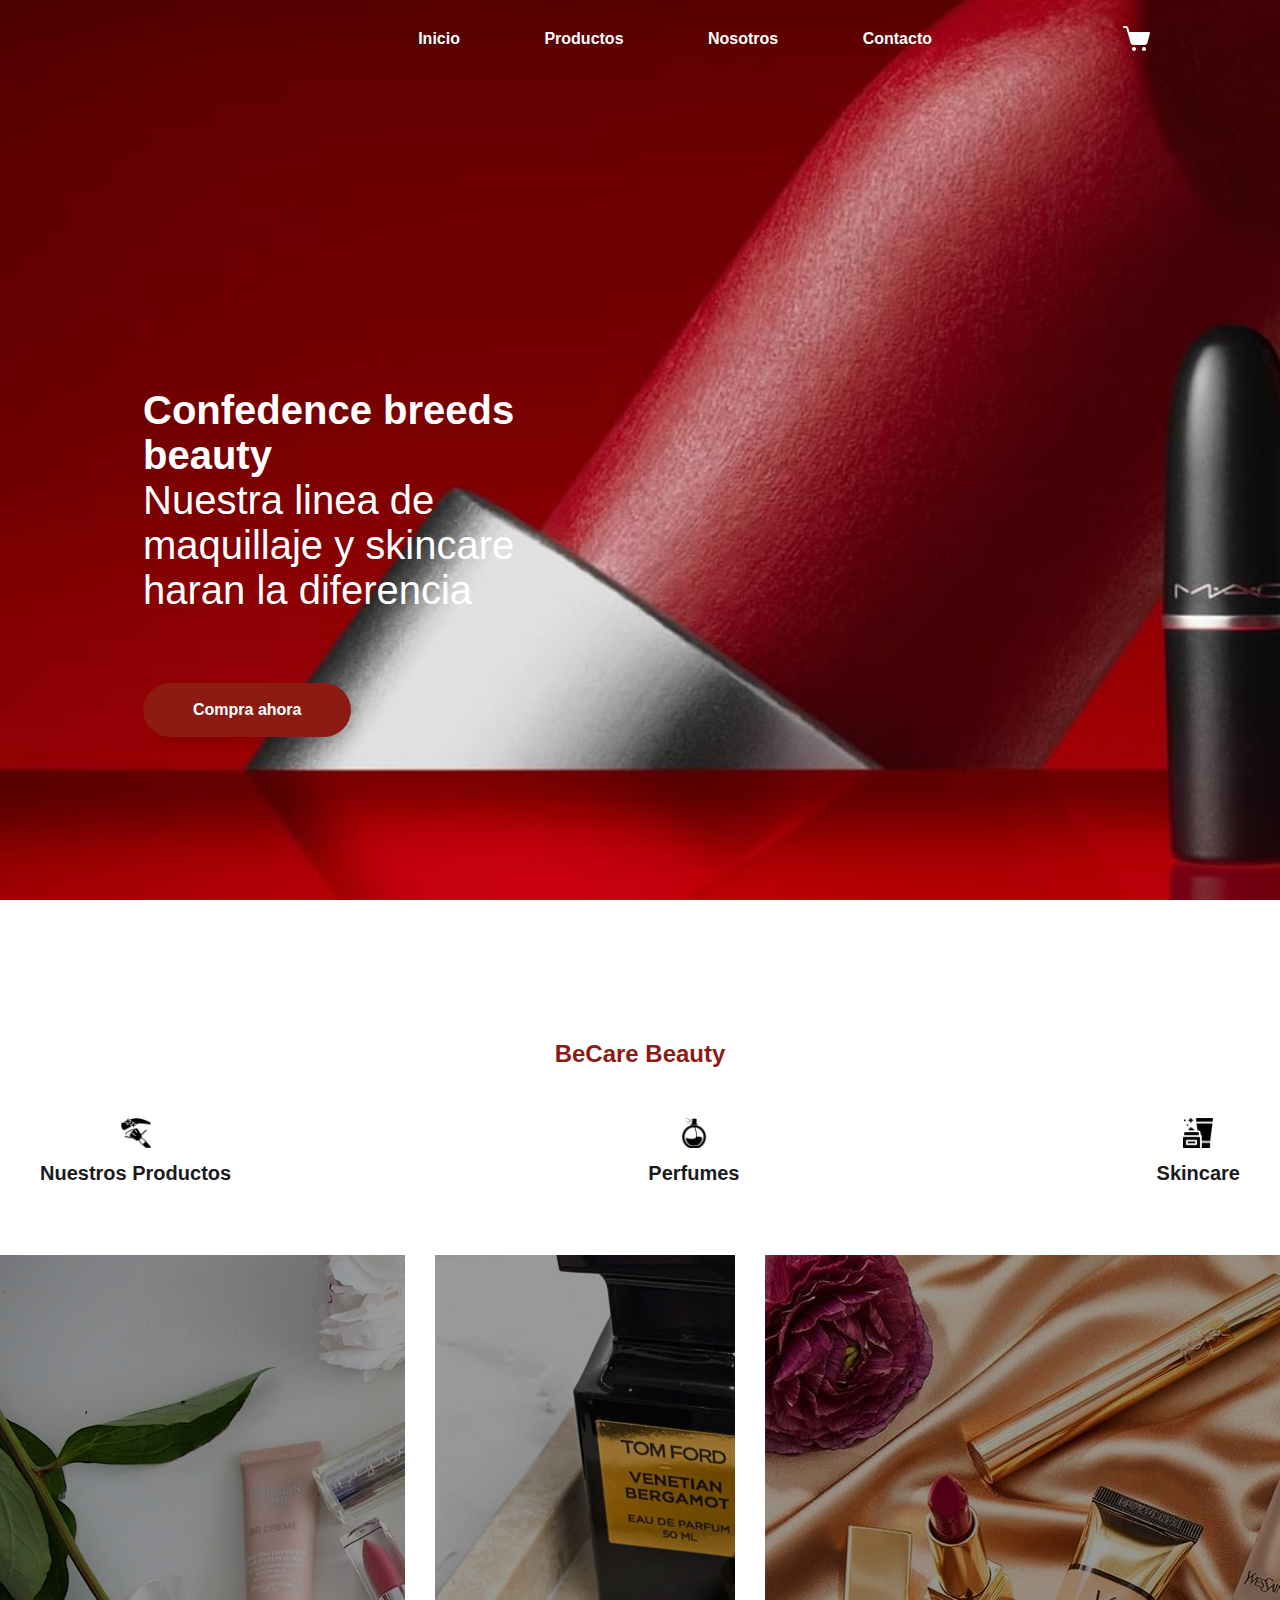
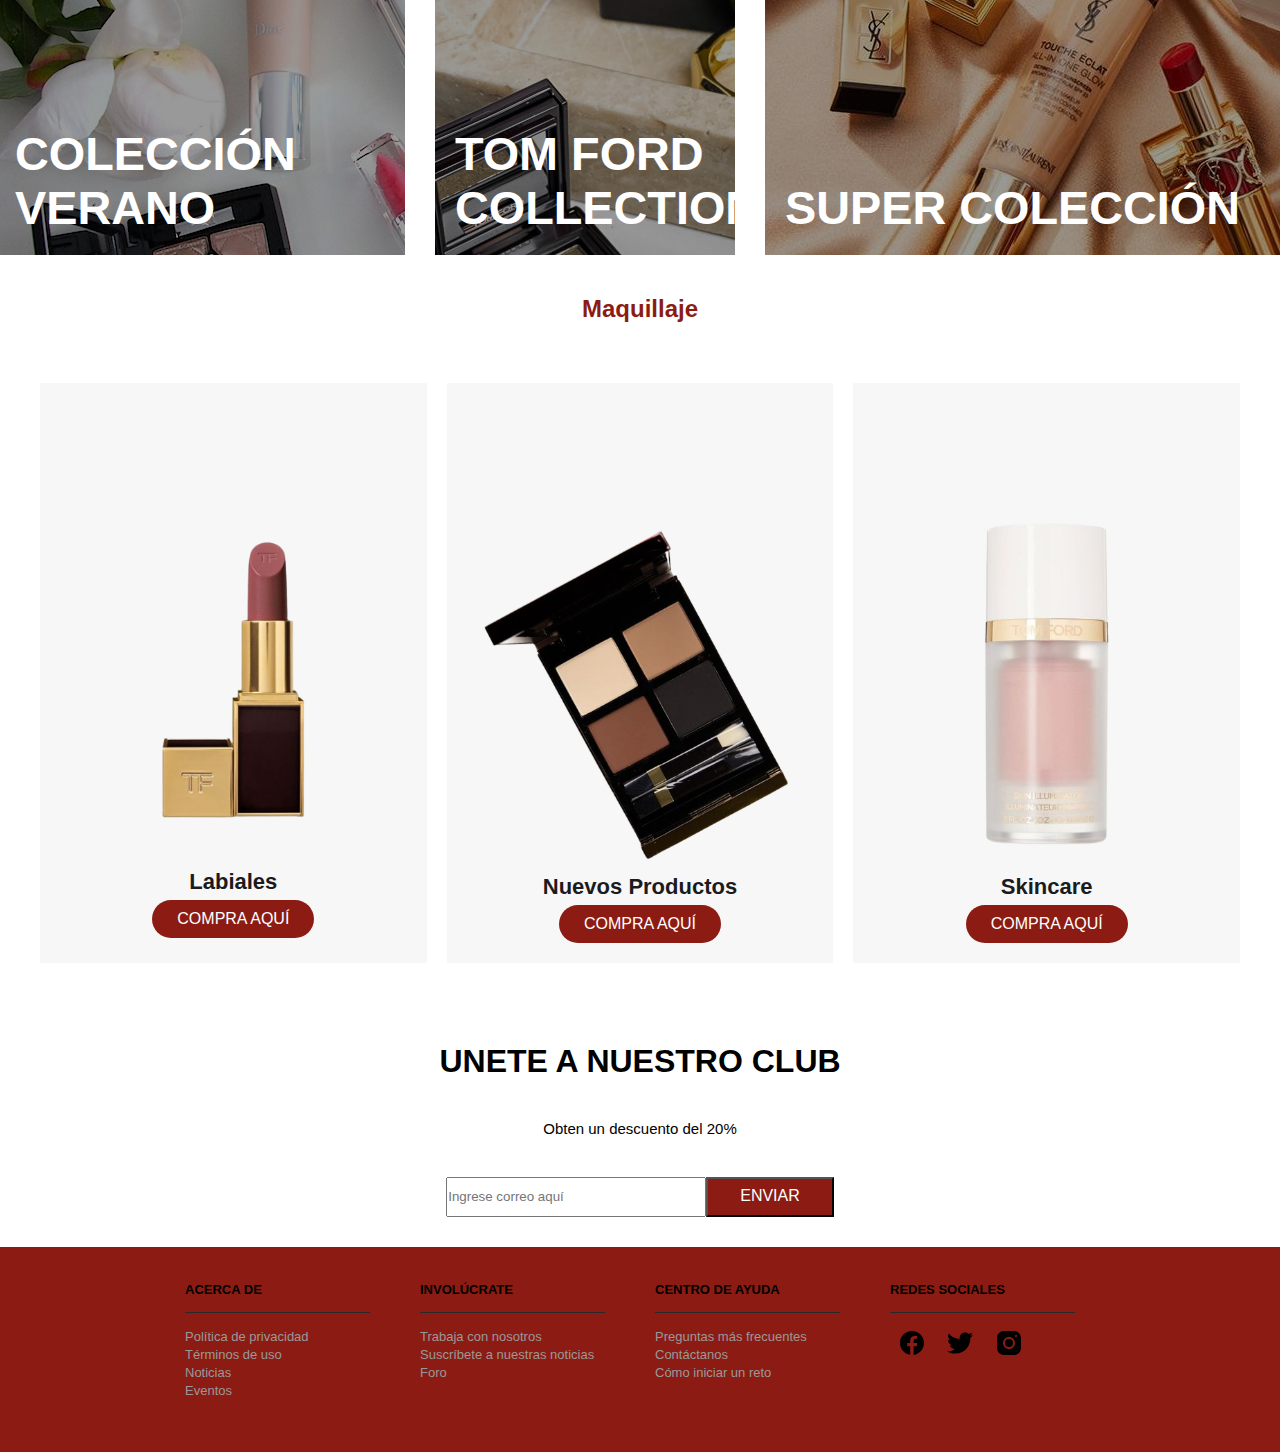
<file: PROYECTO/index.html>
<!DOCTYPE html>
<html lang="en">

<head>
    <meta charset="UTF-8">
    <meta name="viewport" content="width=device-width, initial-scale=1.0">
    <link rel="stylesheet" href="CSS/style.css">
    <title>BeCare</title>
</head>

<body>
    <!-- HEADER -->
    <header>
        <div class="hero">
            <nav>
                <ul>
                    <li><a href="#">Inicio</a></li>
                    <li><a href="productos.html">Productos</a></li>
                    <li><a href="#">Nosotros</a></li>
                    <li><a href="formulario_contacto.html">Contacto</a></li>
                </ul>
                <img src="img/cart.png" class="menu-img">
            </nav>
            <div class="row-banner">
                <div class="col-banner">
                    <h1>Confedence breeds beauty</h1>
                    <p>Nuestra linea de maquillaje y skincare haran la diferencia</p>
                    <a href="#">Compra ahora</a>
                </div>
                
            </div>
        </div>
    </header>
    <!-- NUESTROS SERVICIOS -->
    <section class="services container">
        <h2>BeCare Beauty</h2>
        <div class="services-content">
            <div class="services-1">
                <img src="img/eye-shadow.png" alt="">
                <h3>Nuestros Productos</h3>
               
            </div>
            <div class="services-1">
                <img src="img/perfume.png" alt="">
                <h3>Perfumes</h3>
              
            </div>
            <div class="services-1">
                <img src="img/cosmetics.png" alt="">
                <h3>Skincare</h3>
                
            </div>
        </div>
    </section>

    <!-- BANNER SECTION -->
    <section><div class="section">
        <div class="container-fluid">
            <div class="row">
                <div class="col-4">
                    <div class="banner">
                        <div class="banner-bg"><img src="img/dior.jpg" alt=""></div>
                        <div class="banner-overlay"></div>
                        <div class="banner-text">
                            <h3>colección verano</h3>
                           
                            </a>
                        </div>
                    </div>
                </div>
                <div class="col-3">
                    <div class="banner">
                        <div class="banner-bg"><img src="img/tomford.jpg" alt=""></div>
                        <div class="banner-overlay"></div>
                        <div class="banner-text">
                            <h3>Tom Ford Collection</h3>
                            </a>
                        </div>
                    </div>
                </div>
                <div class="col-5">
                    <div class="banner">
                        <div class="banner-bg"><img src="img/yls.jpg" alt=""></div>
                        <div class="banner-overlay"></div>
                        <div class="banner-text">
                            <h3>super colección</h3>
                        </div>
                    </div>
                </div>
            </div>
        </div>
    </div>
</section>
    
    <!-- END BANNER SECTION -->
   <!-- PRODUCTOS -->
   <main class="products container">

        <h2>Maquillaje</h2>
        <div class="products-content">
            <div class="products-1">
                <img src="img/tomford3.png" alt="">
                <h4>Labiales</h4>
                <a href="#" class="btn-1">Compra aquí</a>
            </div>
            <div class="products-1">
                <img src="img/tomford2.png" class="img-producto2">
                <h4>Nuevos Productos</h4>
                <a href="#" class="btn-1">Compra aquí</a>
            </div>
            <div class="products-1">
                <img src="img/tomford4.png" class="img-producto3">
                <h4>Skincare</h4>
                <a href="#" class="btn-1">Compra aquí</a>
            </div>
        </div>
<!-- FORMULARIO -->
<div class="container-wapper">
    <form action="">
        <h1>UNETE A NUESTRO CLUB</h1>
        <p>Obten un descuento del 20%</p>
        <div class="email-box">
            <input class="tbox" type="email" placeholder="Ingrese correo aquí">
            <button class="btn" type="button" name="button">Enviar</button>
        </div>
    </form>

</div>
    </main>
    <!-- FOOTER -->
    <footer class="pie-pagina">
        <div class="contenedor">
            <div class="col-pie">
                <h3>Acerca de</h3>
                <ul>
                    <li>Política de privacidad</li>
                    <li>Términos de uso</li>
                    <li>Noticias</li>
                    <li>Eventos</li>
                </ul>
            </div>
            <div class="col-pie">
                <h3>involúcrate</h3>
                <ul>
                    <li>Trabaja con nosotros</li>
                    <li>Suscríbete a nuestras noticias</li>
                    <li>Foro</li>
                </ul>
            </div>
            <div class="col-pie">
                <h3>centro de ayuda</h3>
                <ul>
                    <li>Preguntas más frecuentes</li>
                    <li>Contáctanos</li>
                    <li>Cómo iniciar un reto</li>
                </ul>
            </div>
            <div class="col-pie social">
                <h3>redes sociales</h3>
                <ul>
                    <li>
                        <a href="#" class="fb"><img src="img/facebook.svg" alt=""></a>
                    </li>
                    <li>
                        <a href="#" class="tw"><img src="img/twitter.svg" alt=""></a>
                    </li>
                    <li>
                        <a href="#" class="gp"><img src="img/instagram.svg" alt=""></i></a>
                    </li>
                </ul>
            </div>
        </div>
    </footer>
</body>
</html>
</file>
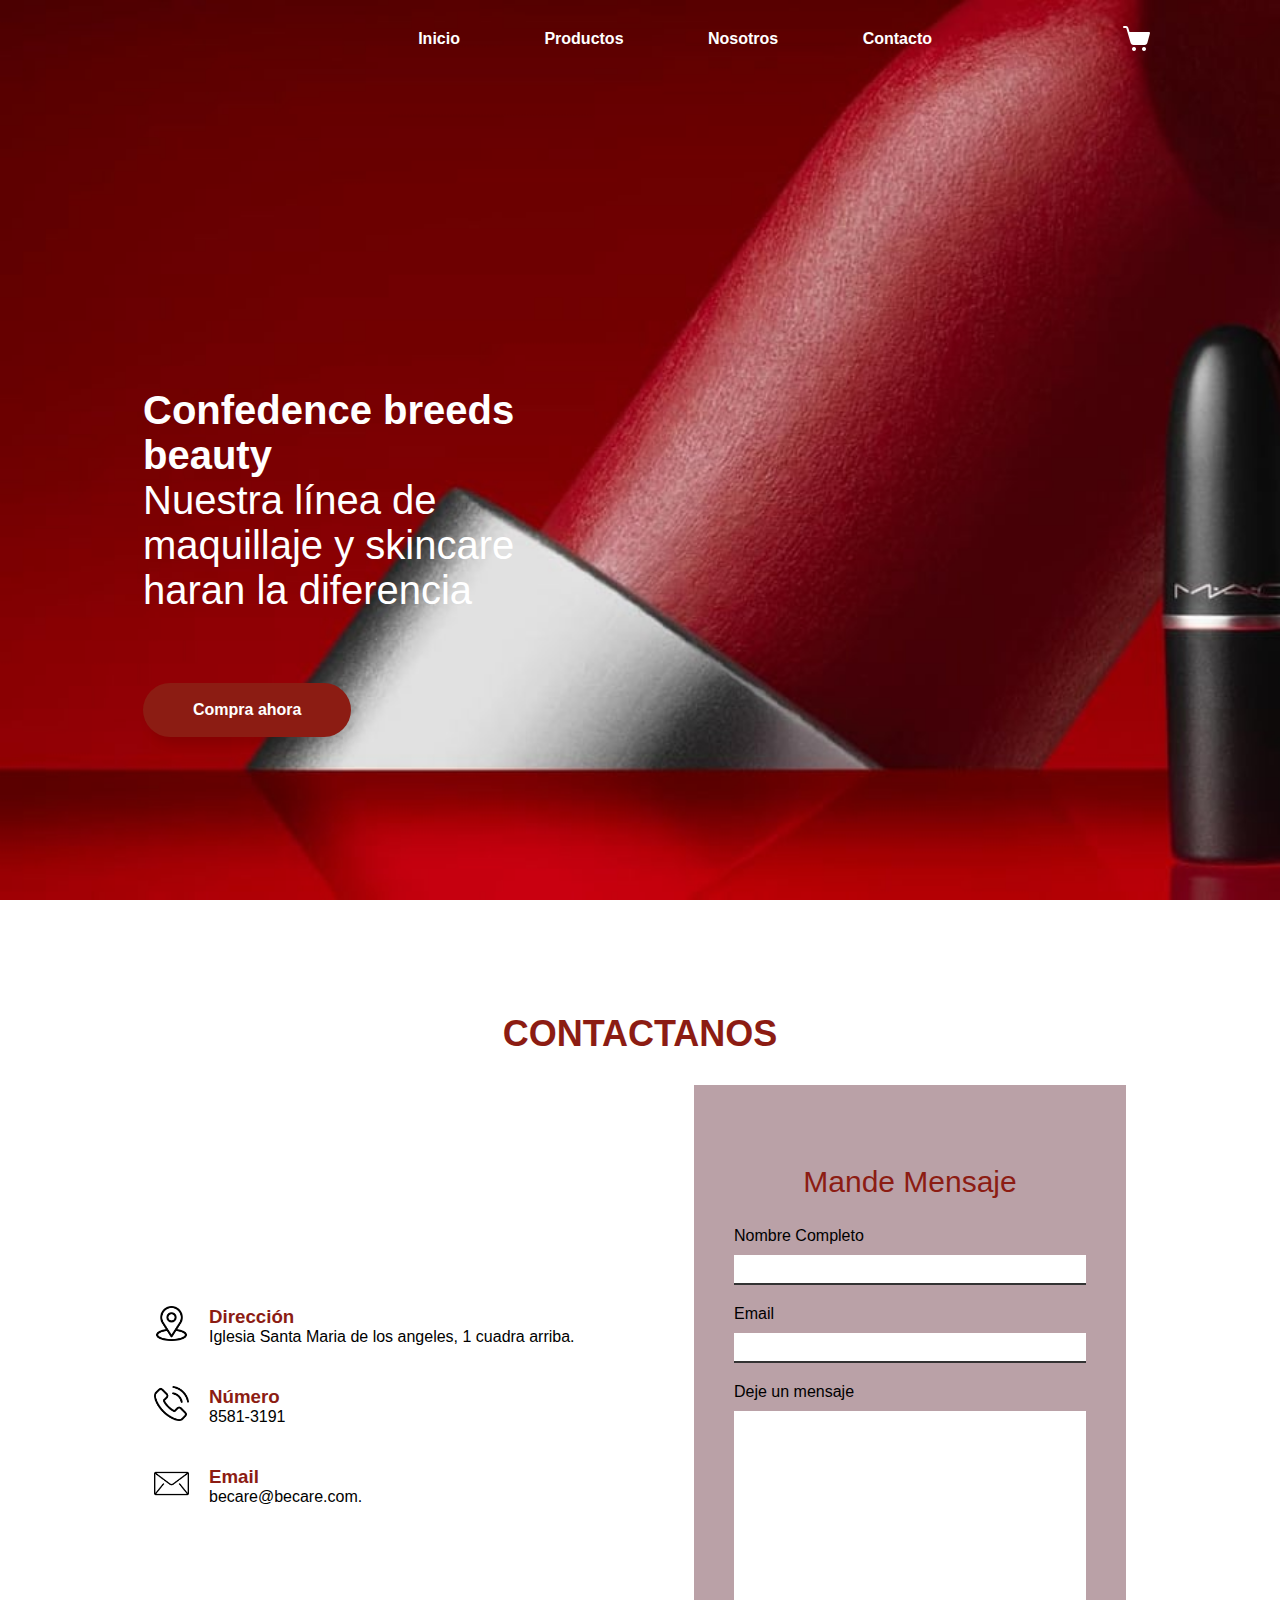
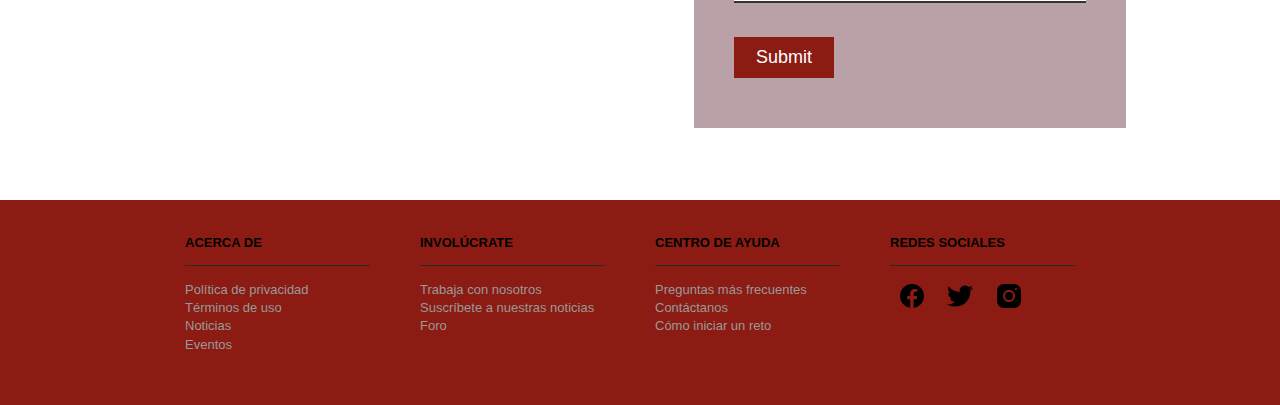
<file: PROYECTO/formulario_contacto.html>
<!DOCTYPE html>
<html lang="en">
<head>
    <meta charset="UTF-8">
    <meta name="viewport" content="width=device-width, initial-scale=1.0">
    <link rel="stylesheet" href="CSS/style.css">
    <title>Contacto</title>
</head>
<body>
    <header>
        <div class="hero">
            <nav>
                <ul>
                    <li><a href="index.html">Inicio</a></li>
                    <li><a href="productos.html">Productos</a></li>
                    <li><a href="#">Nosotros</a></li>
                    <li><a href="#">Contacto</a></li>
                </ul>
                <img src="img/cart.png" class="menu-img">
            </nav>
            <div class="row-banner">
                <div class="col-banner">
                    <h1>Confedence breeds beauty</h1>
                    <p>Nuestra línea de maquillaje y skincare haran la diferencia</p>
                    <a href="#">Compra ahora</a>
                </div>
                <div class="col-banner">
                   
                </div>
            </div>
        </div>
    </header>
    <main>
        <section class="contacto">
            <div class="content">
                <h2>CONTACTANOS</h2>
            </div>
            <div class="containercontacto">
                <div class="contactoInfo">
                    <div class="box">
                        <div class="icono"><img src="img/location.png" alt=""></div>
                        <div class="texto">
                            <h3>Dirección</h3>
                            <p>Iglesia Santa Maria de los angeles, 1 cuadra arriba.
                            </p>
                        </div>
                    </div>
                    <div class="box">
                        <div class="icono"><img src="img/phone.png" alt=""></div>
                        <div class="texto">
                            <h3>Número</h3>
                            <p>8581-3191</p>
                        
                        </div>
                        <br>
                    </div>
                    <div class="box">
                        <div class="icono"><img src="img/mail.png" alt=""></div>
                        <div class="texto">
                            <h3>Email</h3>
                            <p>becare@becare.com.</p>
                        </div>
                    </div>
                </div>
                <div class="contactoForm">
                    <form>
                        <h2>Mande Mensaje</h2>
                        <br>
                        <div class="inputbox">
                            <label for="nombre">Nombre Completo</label>
                            <input type="text" name="" required="required" pattern="[A-Za-z\s]+"
                            title="Solo se permiten letras y espacios">
                        </div>
                        <div class="inputbox">
                            <label for="email">Email</label>
                            <input type="text" name="" required="required" required
                            pattern="[a-z0-9._%+-]+@[a-z0-9.-]+\.[a-z]{2,}$">
                            
                        </div>
                        <div class="inputbox">
                            <label for="mensaje">Deje un mensaje</label>
                            <textarea required="required" name="" id="" cols="30" rows="10"></textarea>
                           
                        </div>
                        <div class="inputbox">
                            <input type="submit" name="" required="send">
                        </div>
                    </form>
                </div>
            </div>
        </section>
    
          <!-- FOOTER -->
          <footer class="pie-pagina">
            <div class="contenedor">
                <div class="col-pie">
                    <h3>Acerca de</h3>
                    <ul>
                        <li>Política de privacidad</li>
                        <li>Términos de uso</li>
                        <li>Noticias</li>
                        <li>Eventos</li>
                    </ul>
                </div>
                <div class="col-pie">
                    <h3>involúcrate</h3>
                    <ul>
                        <li>Trabaja con nosotros</li>
                        <li>Suscríbete a nuestras noticias</li>
                        <li>Foro</li>
                    </ul>
                </div>
                <div class="col-pie">
                    <h3>centro de ayuda</h3>
                    <ul>
                        <li>Preguntas más frecuentes</li>
                        <li>Contáctanos</li>
                        <li>Cómo iniciar un reto</li>
                    </ul>
                </div>
                <div class="col-pie social">
                    <h3>redes sociales</h3>
                    <ul>
                        <li>
                            <a href="#" class="fb"><img src="img/facebook.svg" alt=""></a>
                        </li>
                        <li>
                            <a href="#" class="tw"><img src="img/twitter.svg" alt=""></a>
                        </li>
                        <li>
                            <a href="#" class="gp"><img src="img/instagram.svg" alt=""></i></a>
                        </li>
                    </ul>
                </div>
            </div>
        </footer>
    </main>
    
</body>
</html>
</file>
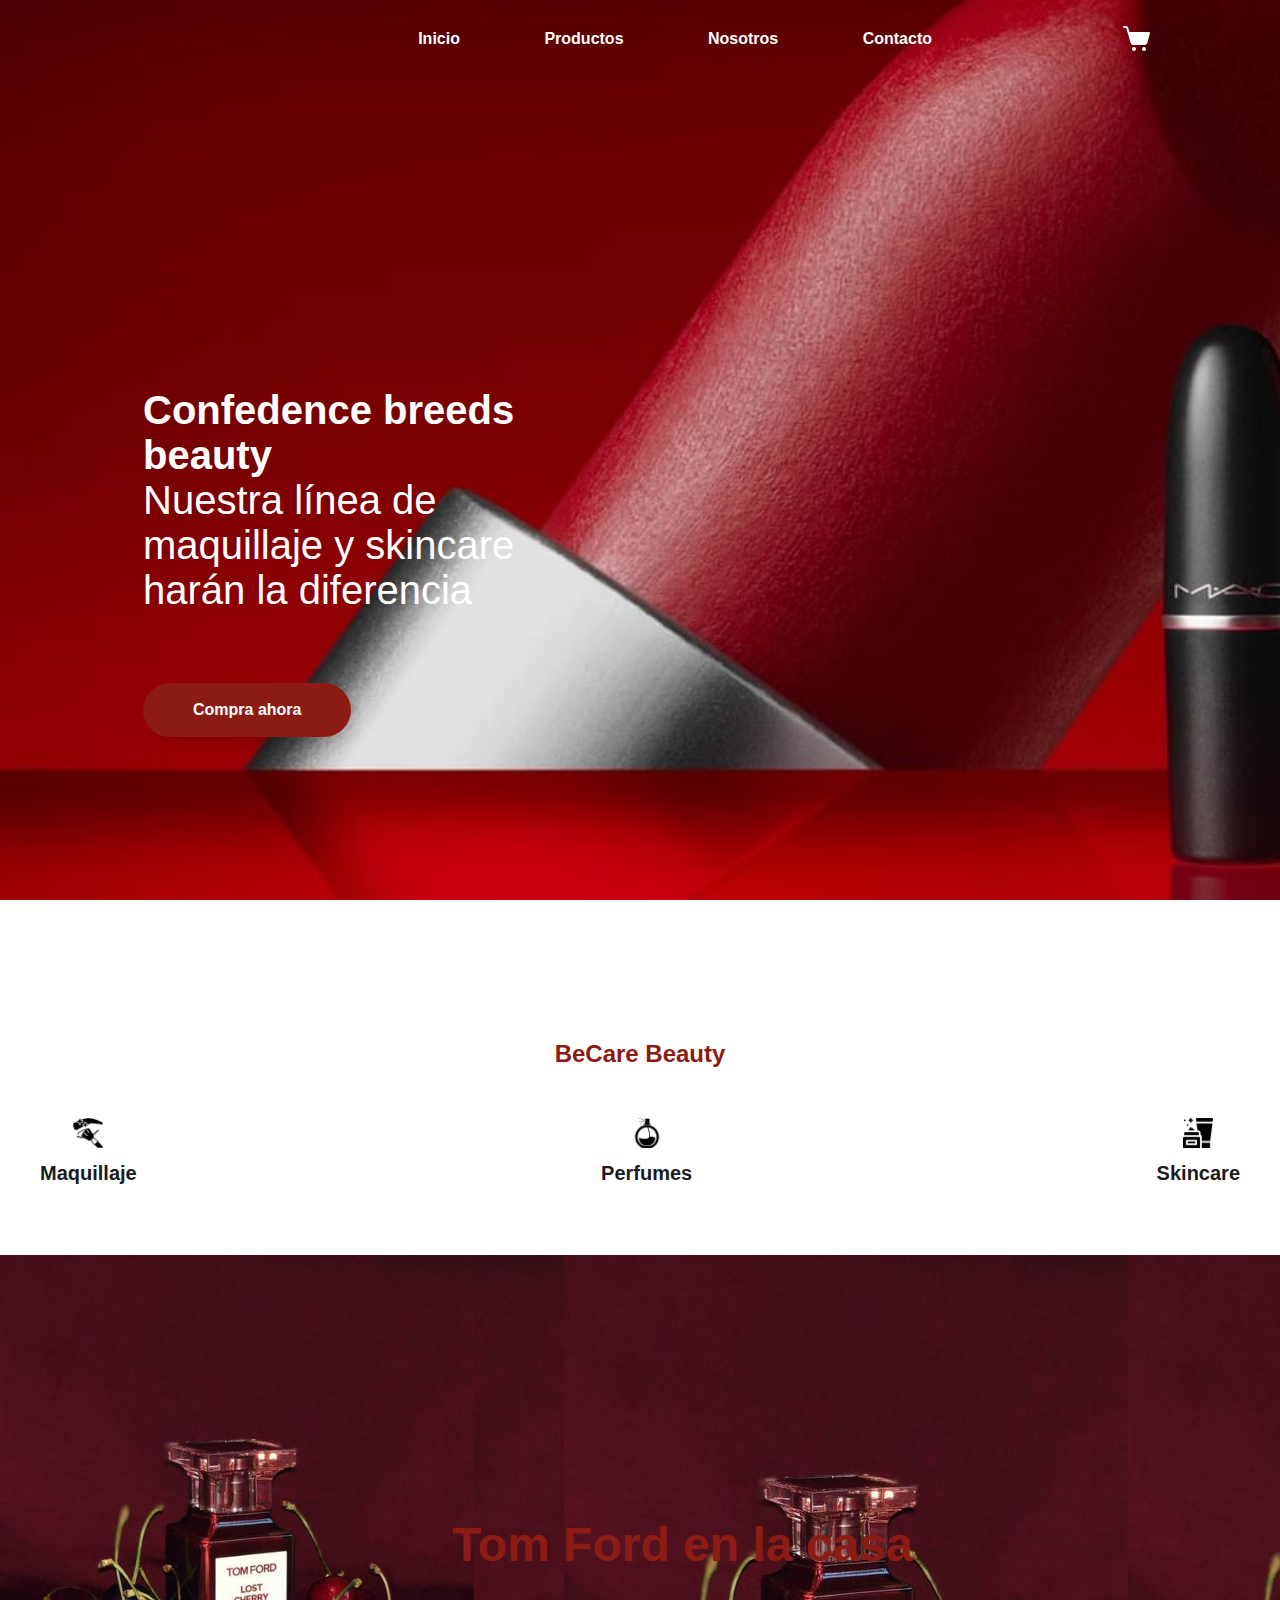
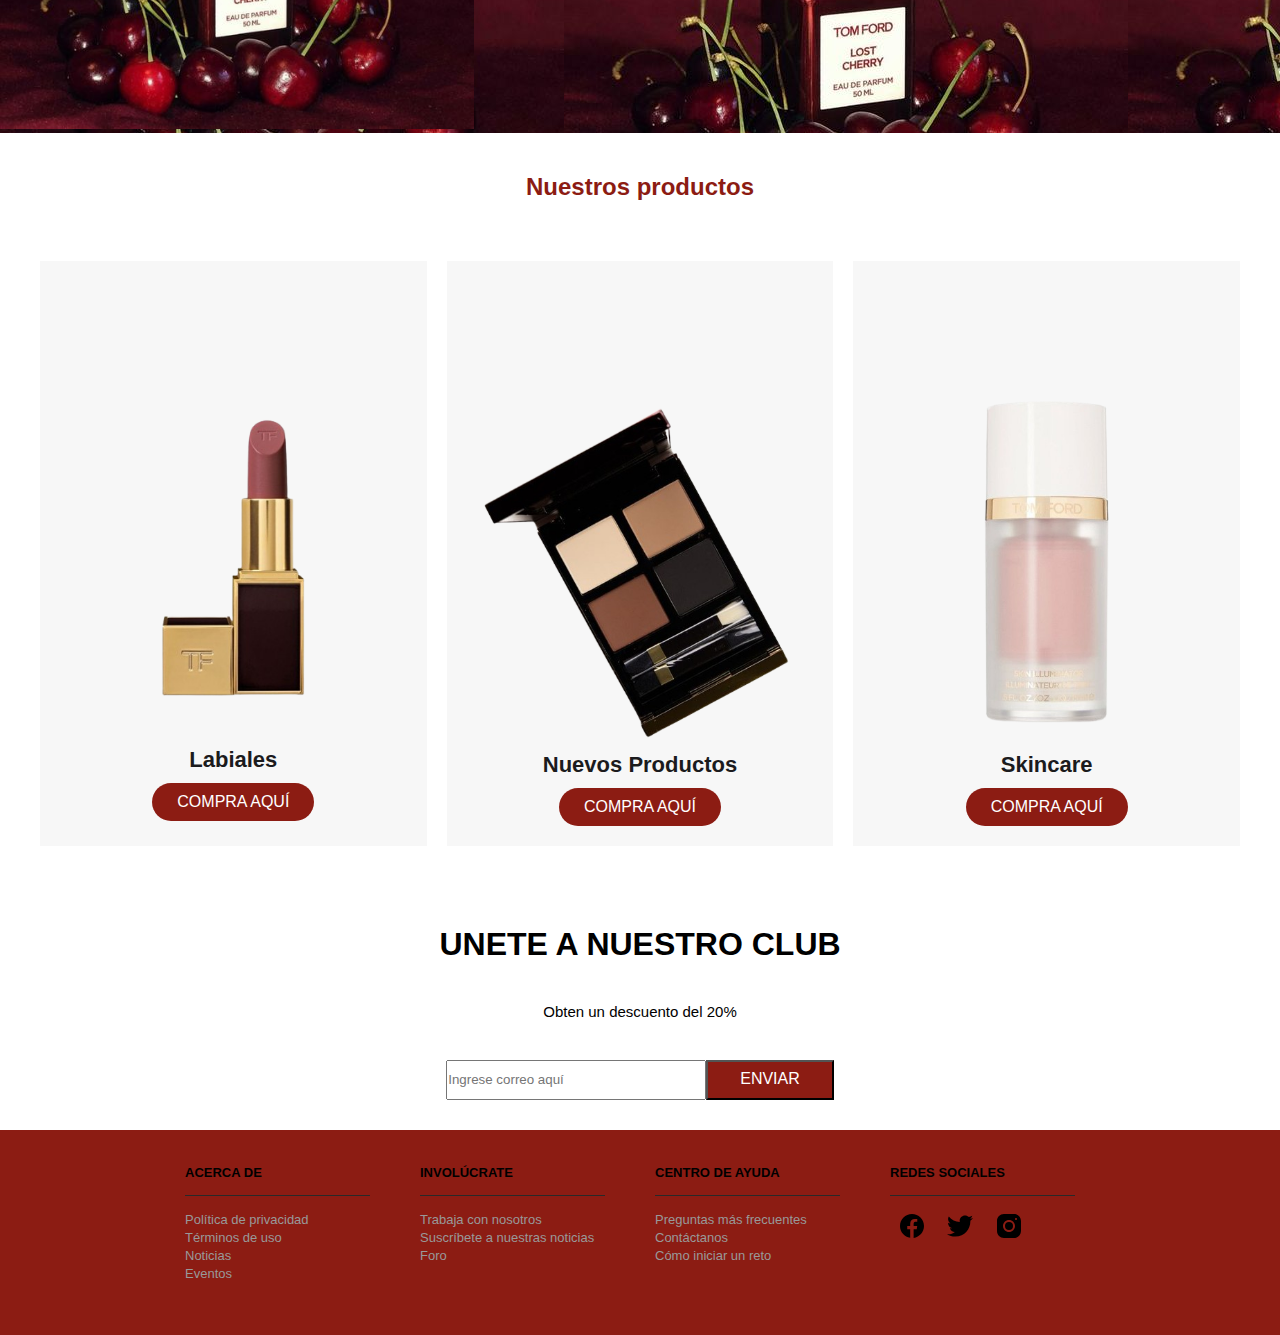
<file: PROYECTO/productos.html>
<!DOCTYPE html>
<html lang="en">

<head>
    <meta charset="UTF-8">
    <meta name="viewport" content="width=device-width, initial-scale=1.0">
    <link rel="stylesheet" href="CSS/style.css">
    <title>Document</title>
</head>

<body>
    <header>
        <div class="hero">
            <nav>
                <ul>
                    <li><a href="index.html">Inicio</a></li>
                    <li><a href="#">Productos</a></li>
                    <li><a href="#">Nosotros</a></li>
                    <li><a href="formulario_contacto.html">Contacto</a></li>
                </ul>
                <img src="img/cart.png" class="menu-img">
            </nav>
            <div class="row-banner">
                <div class="col-banner">
                    <h1>Confedence breeds beauty</h1>
                    <p>Nuestra línea de maquillaje y skincare harán la diferencia</p>
                    <a href="#">Compra ahora</a>
                </div>
                <div class="col-banner">
                
                </div>
            </div>
        </div>
    </header>
    <!-- NUESTROS SERVICIOS -->
    <section class="services container">
        <h2>BeCare Beauty</h2>
        <div class="services-content">
            <div class="services-1">
                <img src="img/eye-shadow.png" alt="">
                <h3>Maquillaje</h3>
               
            </div>
            <div class="services-1">
                <img src="img/perfume.png" alt="">
                <h3>Perfumes</h3>
              
            </div>
            <div class="services-1">
                <img src="img/cosmetics.png" alt="">
                <h3>Skincare</h3>
                
            </div>
        </div>
    </section>
        <!-- TOM FORD CONTAINER -->
        <div class="about">
            <div class="row-contenedor">
                <div class="imagen">
                    <img src="img/tomfordperfu.jpg" alt="">
                </div>
                <div class="content-container">
                    <h3>Tom Ford en la casa</h3>
                </div>
           </div>
        </div> 

    <!-- PRODUCTOS -->
    <main class="products container"> 
        <h2>Nuestros productos</h2>
        <div class="products-content">
            <div class="products-1">
                <img src="img/tomford3.png" alt="">
                <h4>Labiales</h4>
                <p></p>
                <a href="#" class="btn-1">Compra aquí</a>
            </div>
            <div class="products-1">
                <img src="img/tomford2.png" class="img-producto2">
                <h4>Nuevos Productos</h4>
                <p></p>
                <a href="#" class="btn-1">Compra aquí</a>
            </div>
            <div class="products-1">
                <img src="img/tomford4.png" class="img-producto3">
                <h4>Skincare</h4>
                <p></p>
                <a href="#" class="btn-1">Compra aquí</a>
            </div>
        </div>
<!-- FORMULARIO -->
<div class="container-wapper">
    <form action="">
        <h1>UNETE A NUESTRO CLUB</h1>
        <p>Obten un descuento del 20%</p>
        <div class="email-box">
            <input class="tbox" type="text" placeholder="Ingrese correo aquí" required
            pattern="[a-z0-9._%+-]+@[a-z0-9.-]+\.[a-z]{2,}$">
            <button class="btn" type="button" name="button">Enviar</button>
        </div>
    </form>
</div>
    </main>
    
     <!-- FOOTER -->
     <footer class="pie-pagina">
        <div class="contenedor">
            <div class="col-pie">
                <h3>Acerca de</h3>
                <ul>
                    <li>Política de privacidad</li>
                    <li>Términos de uso</li>
                    <li>Noticias</li>
                    <li>Eventos</li>
                </ul>
            </div>
            <div class="col-pie">
                <h3>involúcrate</h3>
                <ul>
                    <li>Trabaja con nosotros</li>
                    <li>Suscríbete a nuestras noticias</li>
                    <li>Foro</li>
                </ul>
            </div>
            <div class="col-pie">
                <h3>centro de ayuda</h3>
                <ul>
                    <li>Preguntas más frecuentes</li>
                    <li>Contáctanos</li>
                    <li>Cómo iniciar un reto</li>
                </ul>
            </div>
            <div class="col-pie social">
                <h3>redes sociales</h3>
                <ul>
                    <li>
                        <a href="#" class="fb"><img src="img/facebook.svg" alt=""></a>
                    </li>
                    <li>
                        <a href="#" class="tw"><img src="img/twitter.svg" alt=""></a>
                    </li>
                    <li>
                        <a href="#" class="gp"><img src="img/instagram.svg" alt=""></i></a>
                    </li>
                </ul>
            </div>
        </div>
    </footer>
</body>
</html>
</file>
<file: PROYECTO/CSS/style.css>
* {
    margin: 0;
    padding: 0;
    box-sizing: border-box;
    text-decoration: none;
    list-style: none;
}

body {
    font-family: 'Poppins', sans-serif;
}

img {
    max-width: 100%;
}

/* HEADER */
.hero {
    width: 100%;
    height: 100vh;
    padding: 20px 10%;
    background: url("../img/banner.jpg")no-repeat;
    background-size: cover;
    
}

nav {
    width: 100%;
    display: flex;
    align-items: center;
    justify-content: space-between;
}

nav .menu-img{
    width: 30px;
    cursor: pointer;
    
}

nav ul {
    flex: 1;
    text-align: right;
    margin-right: 150px;
}

nav ul li{
    list-style: none;
    display: inline-block;
    margin: 10px 30px;
}

nav ul li a{
    text-decoration: none;
    color: white;
    font-weight: 700;
    position: relative;
    padding: 10px;
}

nav ul li a:hover {
    color: #000000;
}



nav ul li a:hover::before{
    height: 85px;
}

.row-banner {
    display: flex;
    flex-wrap: wrap;
}
.col-banner {
    flex-basis: 50%;
    position: relative;
    margin-top: 30px;
    
} 


.feature-img{
    width: 100%;
    margin-top: 150px;
}

.col-banner h1 {
    margin-top: 300px;
    font-size: 40px;
    font-weight: 600;
    color: white;
}

.col-banner p {
    font-size: 40px;
    font-weight: 300;
    color: white;
}
/* HEADER FIN  */

/*BANNER*/


.banner {
    height: var(--banner-height);
    overflow: hidden;
    position: relative;
    margin-top: 20px;
}

.banner-bg {
    position: absolute;
    top: 0;
    left: 0;
    width: 500%;
    height: 200%;
    background-position: center;
    background-size: cover;
    background-repeat: no-repeat;
    transition: transform 1s ease 0s;
}

.banner:hover .banner-bg {
    transform: scale(1.2);
}

.banner-overlay {
    position: absolute;
    top: 0;
    left: 0;
    width: 100%;
    height: 100%;
    background-color: rgba(0, 0, 0, 0.4);
}

.banner-text {
    position: absolute;
    bottom: 0;
    left: 0;
    color: var(--text-white);
    padding: 20px;
    font-size: 2.5rem;
    text-transform: uppercase;
}

.section {
    padding-top: var(--section-space);
}

.section-header {
    margin-bottom: 80px;
    text-transform: uppercase;
    font-size: 2rem;
    font-weight: 900;
    text-align: center;
}

.col-3 {
    width: 25%;
}

.col-4 {
    width: 33.33%;
}

.col-5 {
    width: 41.66%;
}


:root {
   
    --second-bg: #f5f5f5;
    --text-white: #ffffff;
    --main-hover: #9b2d25;
    --section-space: 100px;
    --nav-size: 70px;
    --banner-height: 600px;
}


.row {
    display: flex;
    flex-wrap: wrap;
    margin: 0 -50px;
    margin-top: -120px;
}

[class*="col-"] {
    padding: 0 15px;
}



.container-fluid {
    padding: 0 30px;
}
.col-banner a {
    text-decoration: none;
    padding: 18px 50px;
    border-radius: 30px;
    background: #8C1C13;
    display: inline-block;
    color: white;
    font-weight: 700;
    margin-top: 70px;
    box-shadow: 5px 8px 10px rgb(0, 0, 0, 0.1);
}

/* BANNER FIN */

/* SERVICIOS */

.container {
    max-width: 1200px;
    margin: 0 auto;
    margin-bottom: -20px;
    margin-top: 20px;
}
.services {
    padding: 80px 0;
    text-align: center;

}

h2 {
    color: #8C1C13;
    text-align: center;
    margin-top: 40px;
    font-weight: 800;
}

.services-content {
    display: flex;
    justify-content: space-between;
    margin-top: 50px
}

.services-1 {
    flex-basis: calc(33.3%) - 40px;
    cursor: pointer;
}
.services-1:hover {

    transform: scale(1.2);

}

.services-1 img {
    width: 30px;
    margin-bottom: 10px;
}

.services-1 h3 {
    color: #1B1B1D;
    font-size: 20px;
    margin-bottom: 10px;
}

.products {
    padding: 0 0 80px 0;
    text-align: center;
}

.products-content {
    margin-top: 60px;
    display: grid;
    grid-template-columns: repeat(3, 1fr);
    gap: 20px;
}

.products-1 {
    background-color: #F7F7F7;
    padding: 20px;
}
.products-1:hover {
    transform: scale(0.9) translateY(-5px);
    cursor: pointer;
}


.products-1 h4 {
    color: #1B1B1D;
    font-size: 22px;
    margin-bottom: 5px;
}

.products-1 p {
    color: black;
    margin-bottom: 10px;
}

.img-producto2{
    margin-top: 120px;
}
.img-producto3{
    margin-top: 120px;
}
.btn-1 {
    display: inline-block;
    padding: 10px 25px;
    color: #FFFFFF;
    background-color: #8C1C13;
    text-transform: uppercase;
    border-radius: 25px;
    font-size: 16px;
}

.btn-1:hover {
    background-color: #F38004;
}

/* SERVICIIOS FIN */
/* SUBSCRIPCION FORM */

.container-wapper{
    padding: 50px 50px;
    text-align: center;
    color: black;
    margin-top: 30px;
    
}

.container-wapper p {
    max-width: 600px;
    margin: 40px auto;
    font-size: 15px;
    font-weight: 400;
    
}

.email-box {
    height: 40px;
    display: flex;
    justify-content: center;
}

.tbox, .btn {

    display: flex;
    flex-direction: column;
    height: 40px;
}
.tbox {
    width: 260px;
    display: flex;
}

.email-box:hover > .tbox,tbox:focus{
    width: 260px;
    padding: 0 10px;
}

.btn {
    padding: 0.5rem 2rem;
    background-color: #8C1C13;
    color: var(--text-white);
    font-size: 1rem;
    text-transform: uppercase;
   
}

.btn:hover {
    background-color: var(--main-hover);
}

.btn-lg {
    padding: 1rem 3.5rem;
    font-size: 1.5rem;
}

/* SUBSCRIPCION FORM FIN*/

/*XXXXXXXXXXXXXXCONTACTOXXXXXXXXXXXXXXXXX*/

.contacto {
    position: relative;
    min-height: 100vh;
    padding: 50px 100px;
    margin-bottom: 100px;
    display: flex;
    justify-content: center;
    align-items: center;
    flex-direction: column;
}

.contacto .content  {
    max-width: 880px;
    text-align: center;
}

.contacto .content h2 {
    font-size: 36px;
    font-weight: 700;
    color: #8C1C13;

}

.contacto .content p {
    font-weight: 300;
    color: black;

}

.containercontacto {
    width: 100%;
    display: flex;
    justify-content: center;
    align-items: center;
    margin-top: 30px;
}


.containercontacto .contactoInfo {
    width: 50%;
    display: flex;
    flex-direction: column;
} 

.containercontacto .contactoInfo .box {
    position: relative;
    padding: 20px 0;
    display: flex;
}

.containercontacto .contactoInfo .box .icono img  {

    min-width: 35px;
    height: 35px;
    display: flex;
    justify-content: center;
    align-items: center;
    border-radius: 10%;
    font-size: 22px;

}


.containercontacto .contactoInfo .box .texto {
    display: flex;
    margin-left: 20px;
    font-size: 16px;
    color: black;
    flex-direction: column;
    font-weight: 300;
}

.containercontacto .contactoInfo .box .texto h3 {
    font-weight: 600;
    color: #8C1C13;
}

.contactoForm {
    width: 40%;
    padding: 40px;
    background: #BAA1A7;
}

.contactoForm h2 {
    font-size: 30px;
    color: #8C1C13;
    font-weight: 500;
}


.contactoForm .inputbox {
    position: relative;
    width: 100%;
    margin-top: 10px;
}

.contactoForm .inputbox input {
    width: 100%;
    padding: 5px 0;
    font-size: 16px;
    margin: 10px 0;
    border: none;
    border-bottom: 2px solid #333;
    outline: none;
    resize: none;
}

.contactoForm .inputbox textarea {
    width: 100%;
    padding: 5px 0;
    font-size: 16px;
    margin: 10px 0;
    border: none;
    border-bottom: 2px solid #333;
    outline: none;
    resize: none;


}


.contactoForm .inputbox input[type="submit"] {
    width: 100px;
    background: #8C1C13;
    color: #fff;
    border: none;
    cursor: pointer;
    padding: 10px;
    font-size: 18px;
}


/*FOOTER*/

.pie-pagina {
    background-color: #8C1C13;
    padding: 170px;
    padding-top: 35px;
    margin-top: -100px;
}

.col-pie {
    width: 25%;
    float: left;
}

.pie-pagina h3{
    font-size: 13px;
    text-transform: uppercase;
    margin-bottom: 15px;
}

.pie-pagina h3::after {
    content: '.';
    font-size: 0;
    width: 90%;
    height: 1px;
    background-color: #292929;
    display: block;
    margin: 15px 0px;

}

.pie-pagina li {
    font-size: 13px;
    color: #999;
    line-height: 1.4;
}
.copyright {
    color: #585858;
    margin-top: 32px;
}
.social a{
    display: block;
    width: 44px;
    height: 44px;
    border-radius: 50%;
   
    text-align: center;
    line-height: 44px;
}

.social li{
    display: inline-block;
}


.social a:hover {
    transform: scale(1.2);
} 


.pie-pagina li:hover {
    color: white;
    cursor: pointer;
}

.col-pie:hover {
    color: white;
    cursor: pointer;
}




/************ PAGINA DE PRODUCTOS ****************/

/* PRODUCTOS - TOM FORD */

.about .row-contenedor {
    display: flex;
    align-items: center;
   flex-wrap: wrap;
   background: url("../img/tomfordperfu.jpg");
   cursor: pointer;

}

.about .row-contenedor:hover {
    transform: scale(1.1);
}
.about .row-contenedor .imagen {
    flex: 1 1 45rem;
}

.about .row-contenedor .imagen img{
    width: 60%;
}

.about .row-contenedor .content-container{
    flex: 1 1 45rem;
    padding: 2rem;
}

.about .row-contenedor .content-container h3{
    font-size: 3rem;
    color: #8C1C13;
    padding: 0.5rem 0;
    line-height: 1.8;
    margin-bottom: -680px;
    margin-left: -70px;
}

.about .row-contenedor .content-container p {
    margin-top: 80px;
    margin-left: -50px;
}

.about .row-contenedor .content-container {
    margin-left: -300px;
}
</file>
